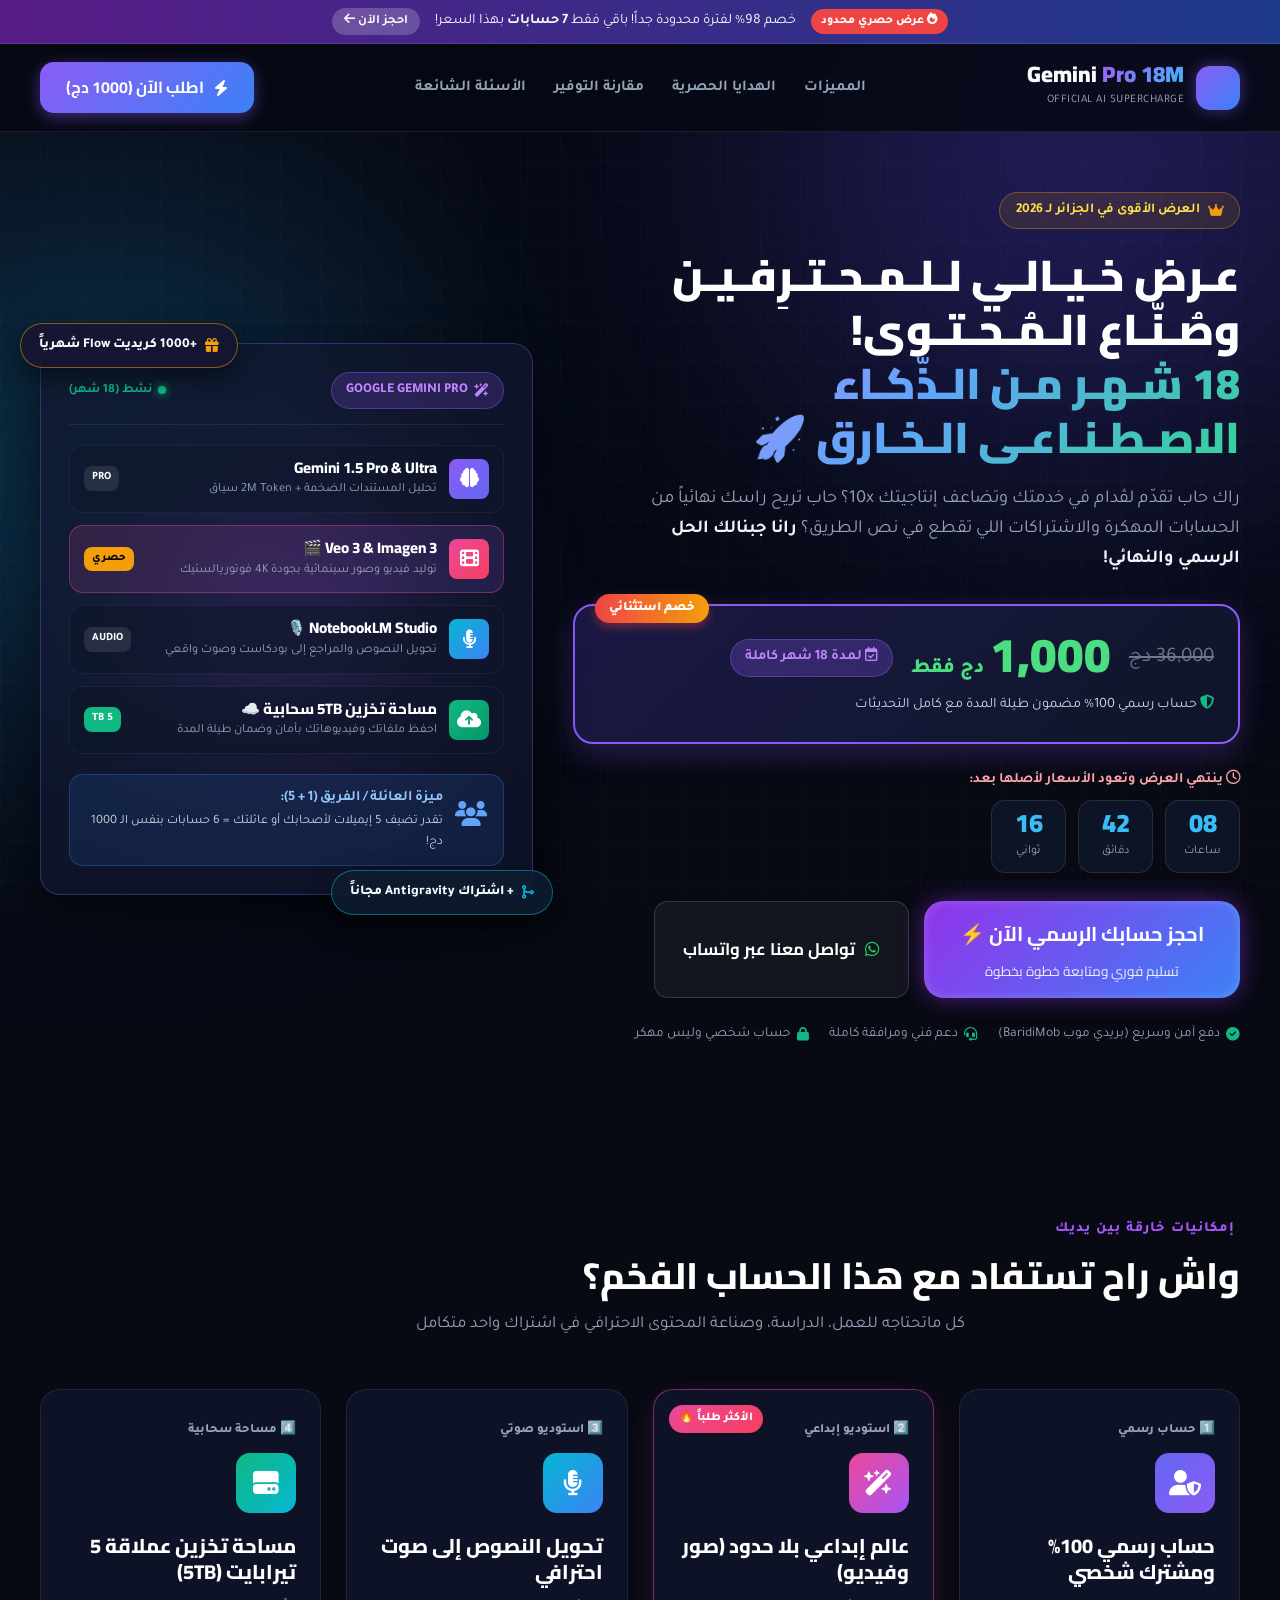
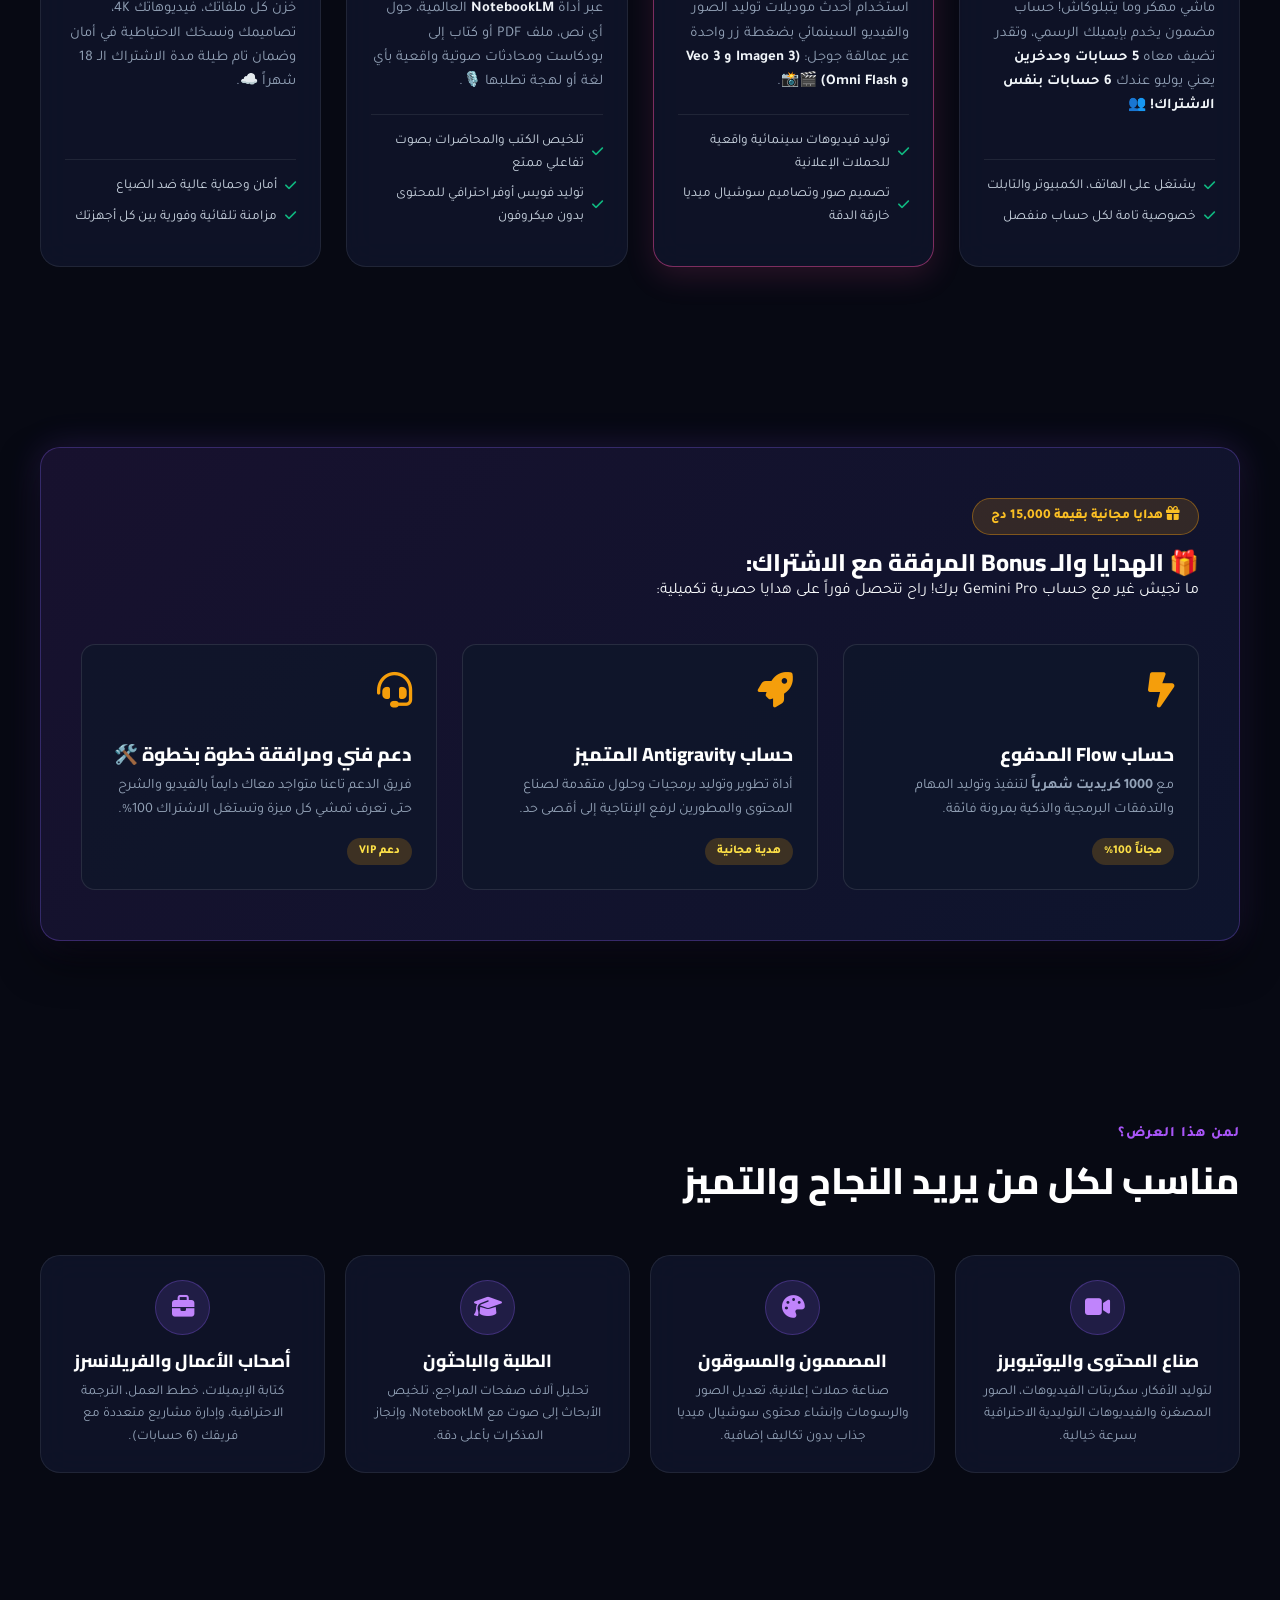
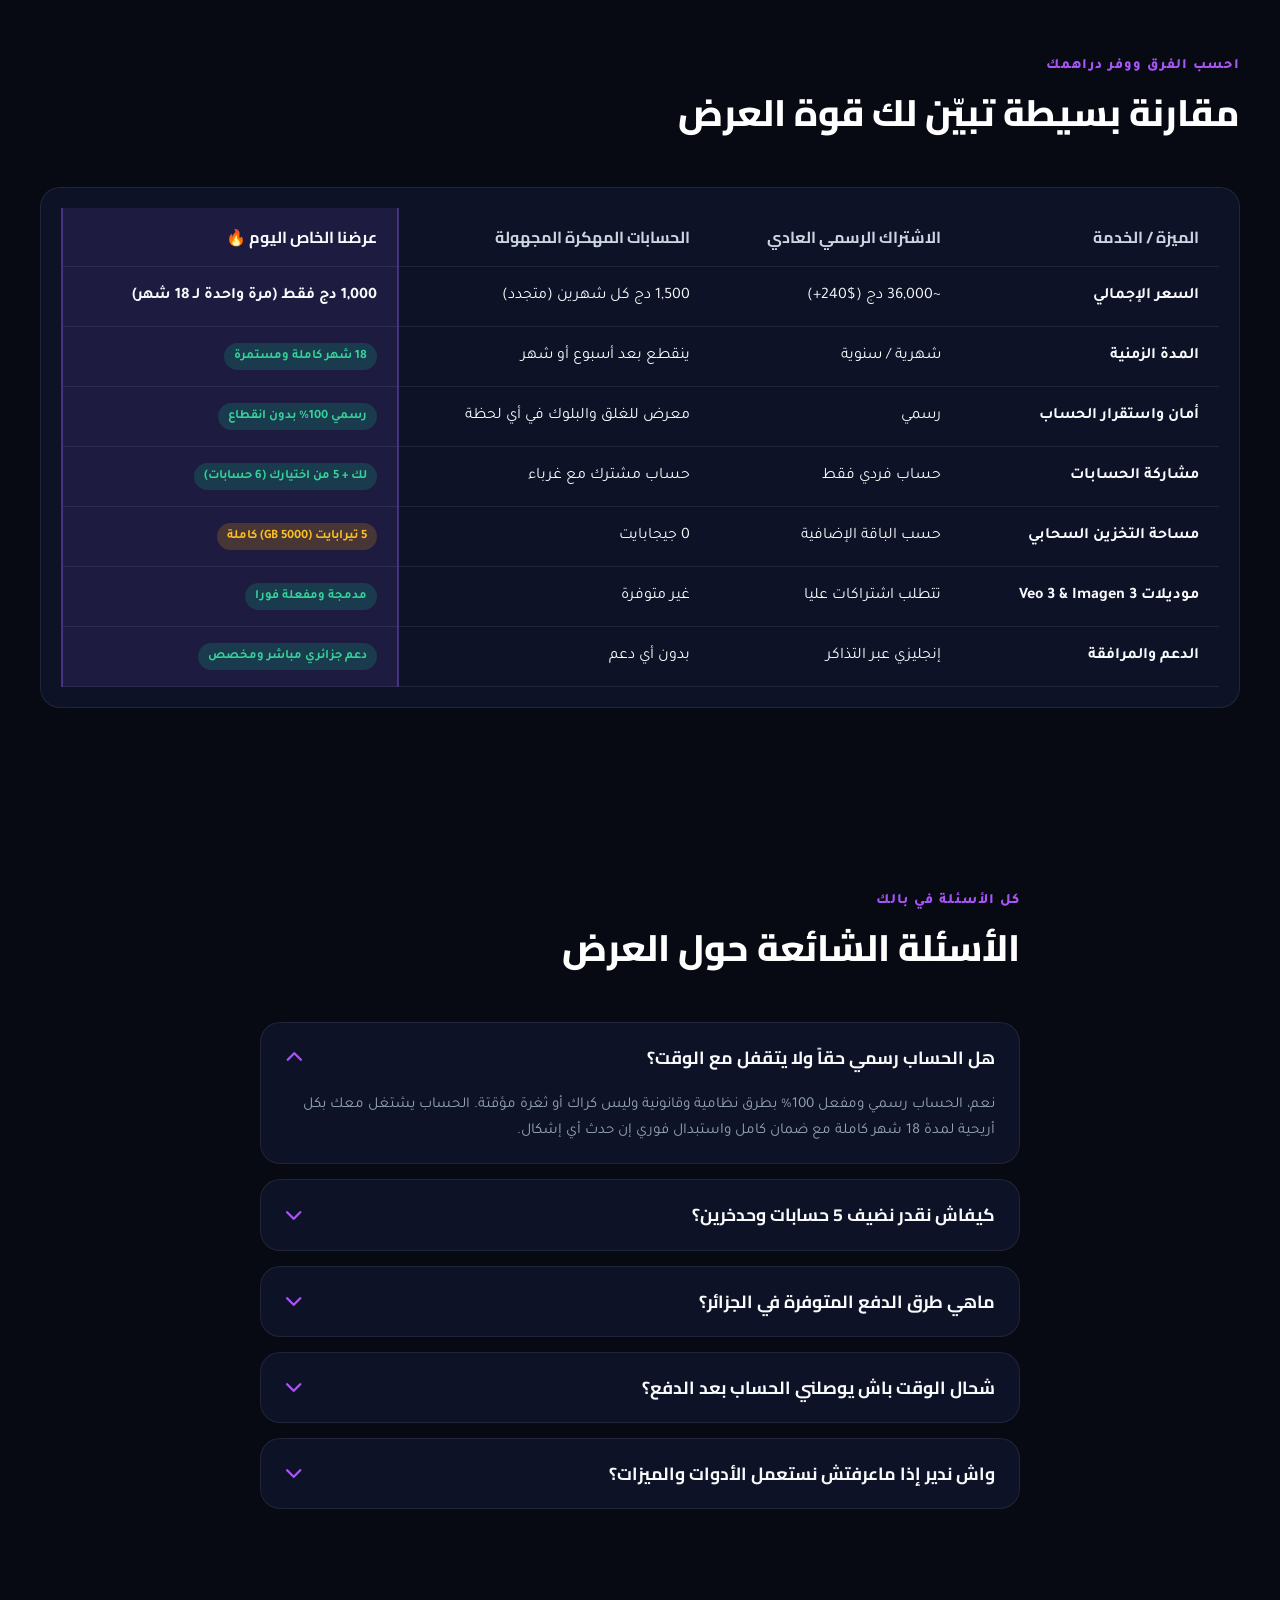
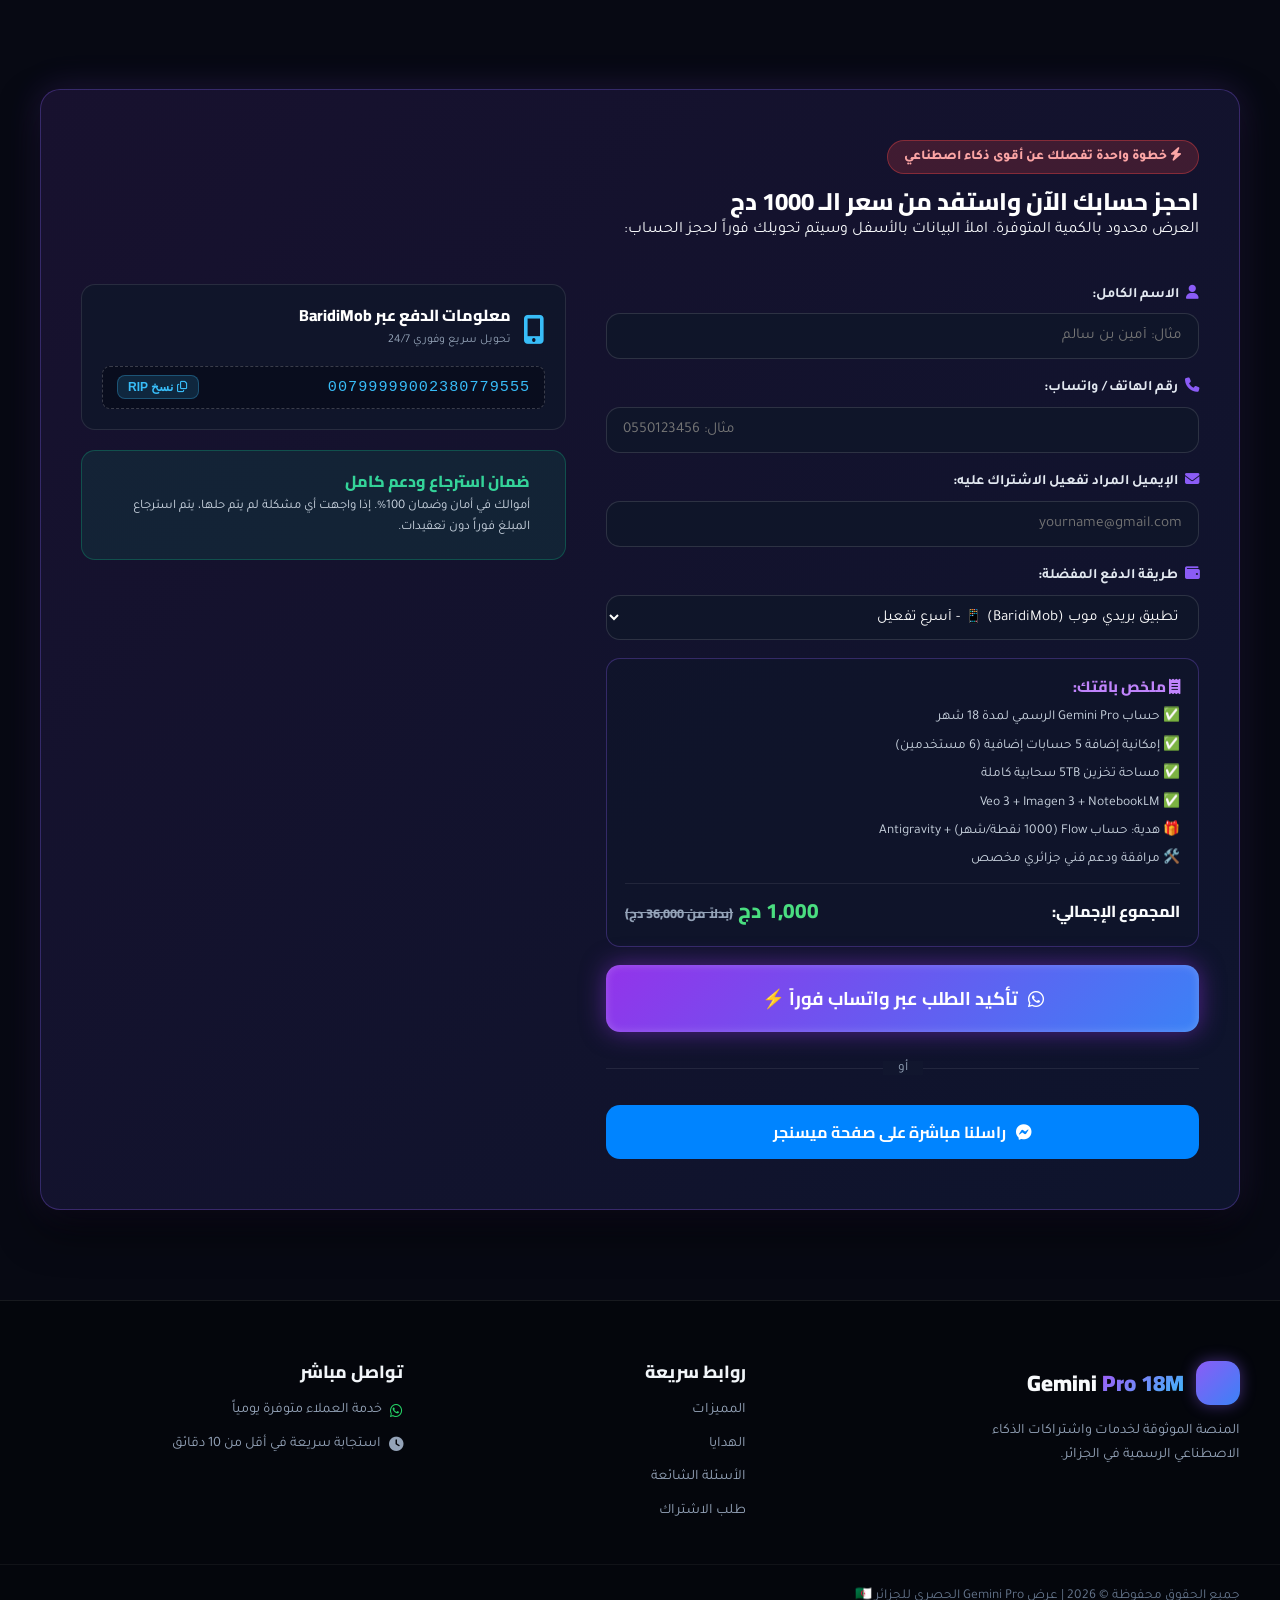
<file: index.html>
<!DOCTYPE html>
<html lang="ar" dir="rtl">
<head>
    <meta charset="UTF-8">
    <meta name="viewport" content="width=device-width, initial-scale=1.0">
    <title>عرض خاص: اشتراك Gemini Pro الرسمي 18 شهر | الذكاء الاصطناعي الخارق</title>
    <meta name="description" content="عرض خيالي للمحترفين وصناع المحتوى: اشتراك Google Gemini Pro الرسمي لمدة 18 شهر كاملة مع 5 حسابات إضافية، 5TB مساحة تخزين وهدايا حصرية بسعر 1000 دج فقط!">
    <!-- Google Fonts -->
    <link rel="preconnect" href="https://fonts.googleapis.com">
    <link rel="preconnect" href="https://fonts.gstatic.com" crossorigin>
    <link href="https://fonts.googleapis.com/css2?family=Cairo:wght@400;600;700;800;900;1000&family=Tajawal:wght@400;500;700;900&display=swap" rel="stylesheet">
    <!-- Font Awesome -->
    <link rel="stylesheet" href="https://cdnjs.cloudflare.com/ajax/libs/font-awesome/6.5.1/css/all.min.css">
    <link rel="stylesheet" href="styles.css">
</head>
<body>

    <!-- Background Lighting & Grid Effects -->
    <div class="bg-glow bg-glow-1"></div>
    <div class="bg-glow bg-glow-2"></div>
    <div class="bg-grid"></div>

    <!-- Announcement Bar -->
    <div class="top-bar">
        <div class="container top-bar-content">
            <span class="badge-pulse"><i class="fa-solid fa-fire"></i> عرض حصري محدود</span>
            <p>خصم 98% لفترة محدودة جداً! باقي فقط <strong id="seats-left">7 حسابات</strong> بهذا السعر!</p>
            <a href="#order-section" class="top-bar-btn">احجز الآن <i class="fa-solid fa-arrow-left"></i></a>
        </div>
    </div>

    <!-- Header / Navbar -->
    <header class="header">
        <div class="container nav-container">
            <div class="logo">
                <div class="logo-icon">
                    <i class="fa-solid fa-sparkles"></i>
                </div>
                <div class="logo-text">
                    <span class="brand-title">Gemini <span class="gradient-text">Pro 18M</span></span>
                    <span class="brand-sub">Official AI Supercharge</span>
                </div>
            </div>

            <nav class="nav-links">
                <a href="#features">المميزات</a>
                <a href="#bonuses">الهدايا الحصرية</a>
                <a href="#compare">مقارنة التوفير</a>
                <a href="#faq">الأسئلة الشائعة</a>
            </nav>

            <a href="#order-section" class="btn btn-primary nav-cta">
                <i class="fa-solid fa-bolt"></i> اطلب الآن (1000 دج)
            </a>
        </div>
    </header>

    <!-- Hero Section -->
    <section class="hero-section">
        <div class="container hero-grid">
            <div class="hero-content">
                <div class="hero-badge">
                    <i class="fa-solid fa-crown text-gold"></i>
                    <span>العرض الأقوى في الجزائر لـ 2026</span>
                </div>

                <h1 class="hero-title">
                    عـرض خـيـالـي لـلـمـحـتـرِفـيـن وصُـنّـاع الـمُـحـتـوى!<br>
                    <span class="gradient-title">18 شـهـر مـن الـذّكـاء الاصـطـنـاعـي الـخـارق 🚀</span>
                </h1>

                <p class="hero-subtitle">
                    راك حاب تقدّم لڤدام في خدمتك وتضاعف إنتاجيتك 10x؟ حاب تريح راسك نهائياً من الحسابات المهكرة والاشتراكات اللي تقطع في نص الطريق؟ 
                    <strong>رانا جبنالك الحل الرسمي والنهائي!</strong>
                </p>

                <!-- Pricing Highlight Card -->
                <div class="price-hero-box">
                    <div class="price-badge-ribbon">خصم استثنائي</div>
                    <div class="price-main">
                        <span class="old-price">36,000 دج</span>
                        <div class="current-price-wrap">
                            <span class="curr-amount">1,000</span>
                            <span class="curr-unit">دج فقط</span>
                        </div>
                        <span class="duration-pill"><i class="fa-regular fa-calendar-check"></i> لمدة 18 شهر كاملة</span>
                    </div>
                    <p class="price-note"><i class="fa-solid fa-shield-halved text-success"></i> حساب رسمي 100% مضمون طيلة المدة مع كامل التحديثات</p>
                </div>

                <!-- Live Countdown -->
                <div class="countdown-wrapper">
                    <div class="countdown-label">
                        <i class="fa-regular fa-clock"></i> ينتهي العرض وتعود الأسعار لأصلها بعد:
                    </div>
                    <div class="countdown-boxes" id="countdown">
                        <div class="count-box">
                            <span class="count-num" id="cd-hours">08</span>
                            <span class="count-txt">ساعات</span>
                        </div>
                        <div class="count-box">
                            <span class="count-num" id="cd-minutes">42</span>
                            <span class="count-txt">دقائق</span>
                        </div>
                        <div class="count-box">
                            <span class="count-num" id="cd-seconds">19</span>
                            <span class="count-txt">ثواني</span>
                        </div>
                    </div>
                </div>

                <div class="hero-actions">
                    <a href="#order-section" class="btn btn-glow btn-hero">
                        <span>احجز حسابك الرسمي الآن ⚡</span>
                        <small>تسليم فوري ومتابعة خطوة بخطوة</small>
                    </a>
                    <a href="https://wa.me/213664764206?text=%D8%B3%D9%84%D8%A7%D9%85%20%D8%B9%D9%84%D9%8A%D9%83%D9%85%D8%8C%20%D8%AD%D8%A7%D8%A8%20%D9%86%D8%B3%D8%AA%D9%81%D8%B3%D8%B1%20%D8%B9%D9%84%D9%89%20%D8%B9%D8%B1%D8%B6%20Gemini%20Pro%2018%20%D8%B4%D9%87%D8%B1" target="_blank" class="btn btn-secondary-glow">
                        <i class="fa-brands fa-whatsapp text-whatsapp"></i> تواصل معنا عبر واتساب
                    </a>
                </div>

                <!-- Trust Points -->
                <div class="hero-trust">
                    <div class="trust-item"><i class="fa-solid fa-circle-check"></i> دفع آمن وسريع (بريدي موب BaridiMob)</div>
                    <div class="trust-item"><i class="fa-solid fa-headset"></i> دعم فني ومرافقة كاملة</div>
                    <div class="trust-item"><i class="fa-solid fa-lock"></i> حساب شخصي وليس مهكر</div>
                </div>
            </div>

            <!-- Hero Visual / 3D Card Showcase -->
            <div class="hero-visual">
                <div class="visual-card-wrap">
                    <div class="glow-orb"></div>
                    
                    <div class="main-ai-card glass-panel">
                        <div class="card-header-ai">
                            <div class="ai-chip">
                                <i class="fa-solid fa-wand-magic-sparkles"></i> GOOGLE GEMINI PRO
                            </div>
                            <div class="ai-status">
                                <span class="status-dot"></span> نشط (18 شهر)
                            </div>
                        </div>

                        <div class="ai-model-list">
                            <div class="model-item">
                                <div class="model-icon m-purple"><i class="fa-solid fa-brain"></i></div>
                                <div class="model-info">
                                    <h4>Gemini 1.5 Pro & Ultra</h4>
                                    <p>تحليل المستندات الضخمة + 2M Token سياق</p>
                                </div>
                                <span class="badge-mini">PRO</span>
                            </div>

                            <div class="model-item highlight-item">
                                <div class="model-icon m-pink"><i class="fa-solid fa-film"></i></div>
                                <div class="model-info">
                                    <h4>Veo 3 & Imagen 3 🎬</h4>
                                    <p>توليد فيديو وصور سينمائية بجودة 4K فوتوريالستيك</p>
                                </div>
                                <span class="badge-mini gold-bg">حصري</span>
                            </div>

                            <div class="model-item">
                                <div class="model-icon m-blue"><i class="fa-solid fa-microphone-lines"></i></div>
                                <div class="model-info">
                                    <h4>NotebookLM Studio 🎙️</h4>
                                    <p>تحويل النصوص والمراجع إلى بودكاست وصوت واقعي</p>
                                </div>
                                <span class="badge-mini">AUDIO</span>
                            </div>

                            <div class="model-item">
                                <div class="model-icon m-green"><i class="fa-solid fa-cloud-arrow-up"></i></div>
                                <div class="model-info">
                                    <h4>مساحة تخزين 5TB سحابية ☁️</h4>
                                    <p>احفظ ملفاتك وفيديوهاتك بأمان وضمان طيلة المدة</p>
                                </div>
                                <span class="badge-mini green-bg">5 TB</span>
                            </div>
                        </div>

                        <!-- 6 Accounts Multiplier Feature -->
                        <div class="card-footer-box">
                            <div class="share-icon"><i class="fa-solid fa-users"></i></div>
                            <div>
                                <strong>ميزة العائلة / الفريق (1 + 5):</strong>
                                <p>تقدر تضيف 5 إيميلات لأصحابك أو عائلتك = 6 حسابات بنفس الـ 1000 دج!</p>
                            </div>
                        </div>
                    </div>

                    <!-- Floating Badges -->
                    <div class="floating-tag tag-1 glass-card">
                        <i class="fa-solid fa-gift text-gold"></i>
                        <span>+1000 كريديت Flow شهرياً</span>
                    </div>

                    <div class="floating-tag tag-2 glass-card">
                        <i class="fa-solid fa-code-merge text-cyan"></i>
                        <span>+ اشتراك Antigravity مجاناً</span>
                    </div>
                </div>
            </div>
        </div>
    </section>

    <!-- Core Features Section -->
    <section id="features" class="section-padding features-section">
        <div class="container">
            <div class="section-title text-center">
                <span class="sub-heading"><i class="fa-solid fa-stars"></i> إمكانيات خارقة بين يديك</span>
                <h2>واش راح تستفاد مع هذا الحساب الفخم؟</h2>
                <p>كل ماتحتاجه للعمل، الدراسة، وصناعة المحتوى الاحترافي في اشتراك واحد متكامل</p>
            </div>

            <div class="features-grid">
                <!-- Feature 1 -->
                <div class="feature-card glass-panel">
                    <div class="feature-badge">1️⃣ حساب رسمي</div>
                    <div class="feature-icon-box bg-grad-1">
                        <i class="fa-solid fa-user-shield"></i>
                    </div>
                    <h3>حساب رسمي 100% ومشترك شخصي</h3>
                    <p>ماشي مهكر وما يتبلوكاش! حساب مضمون يخدم بإيميلك الرسمي، وتقدر تضيف معاه <strong>5 حسابات وحدخرين</strong> يعني يوليو عندك <strong>6 حسابات بنفس الاشتراك! 👥</strong></p>
                    <ul class="feature-list">
                        <li><i class="fa-solid fa-check"></i> يشتغل على الهاتف، الكمبيوتر والتابلت</li>
                        <li><i class="fa-solid fa-check"></i> خصوصية تامة لكل حساب منفصل</li>
                    </ul>
                </div>

                <!-- Feature 2 -->
                <div class="feature-card glass-panel highlight-feature">
                    <div class="popular-ribbon">الأكثر طلباً 🔥</div>
                    <div class="feature-badge">2️⃣ استوديو إبداعي</div>
                    <div class="feature-icon-box bg-grad-2">
                        <i class="fa-solid fa-wand-magic-sparkles"></i>
                    </div>
                    <h3>عالم إبداعي بلا حدود (صور وفيديو)</h3>
                    <p>استخدام أحدث موديلات توليد الصور والفيديو السينمائي بضغطة زر واحدة عبر عمالقة جوجل: <strong>(Imagen 3 و Veo 3 و Omni Flash)</strong> 🎬📸.</p>
                    <ul class="feature-list">
                        <li><i class="fa-solid fa-check"></i> توليد فيديوهات سينمائية واقعية للحملات الإعلانية</li>
                        <li><i class="fa-solid fa-check"></i> تصميم صور وتصاميم سوشيال ميديا خارقة الدقة</li>
                    </ul>
                </div>

                <!-- Feature 3 -->
                <div class="feature-card glass-panel">
                    <div class="feature-badge">3️⃣ استوديو صوتي</div>
                    <div class="feature-icon-box bg-grad-3">
                        <i class="fa-solid fa-microphone-lines"></i>
                    </div>
                    <h3>تحويل النصوص إلى صوت احترافي</h3>
                    <p>عبر أداة <strong>NotebookLM</strong> العالمية، حول أي نص، ملف PDF أو كتاب إلى بودكاست ومحادثات صوتية واقعية بأي لغة أو لهجة تطلبها 🎙️.</p>
                    <ul class="feature-list">
                        <li><i class="fa-solid fa-check"></i> تلخيص الكتب والمحاضرات بصوت تفاعلي ممتع</li>
                        <li><i class="fa-solid fa-check"></i> توليد فويس أوفر احترافي للمحتوى بدون ميكروفون</li>
                    </ul>
                </div>

                <!-- Feature 4 -->
                <div class="feature-card glass-panel">
                    <div class="feature-badge">4️⃣ مساحة سحابية</div>
                    <div class="feature-icon-box bg-grad-4">
                        <i class="fa-solid fa-hard-drive"></i>
                    </div>
                    <h3>مساحة تخزين عملاقة 5 تيرابايت (5TB)</h3>
                    <p>خزّن كل ملفاتك، فيديوهاتك 4K، تصاميمك ونسخك الاحتياطية في أمان وضمان تام طيلة مدة الاشتراك الـ 18 شهراً ☁️.</p>
                    <ul class="feature-list">
                        <li><i class="fa-solid fa-check"></i> أمان وحماية عالية ضد الضياع</li>
                        <li><i class="fa-solid fa-check"></i> مزامنة تلقائية وفورية بين كل أجهزتك</li>
                    </ul>
                </div>
            </div>
        </div>
    </section>

    <!-- Bonuses / Gifts Section -->
    <section id="bonuses" class="section-padding bonuses-section">
        <div class="container">
            <div class="bonus-box glass-panel-glow">
                <div class="bonus-header text-center">
                    <span class="bonus-tag"><i class="fa-solid fa-gift"></i> هدايا مجانية بقيمة 15,000 دج</span>
                    <h2>🎁 الهدايا والـ Bonus المرفقة مع الاشتراك:</h2>
                    <p>ما تجيش غير مع حساب Gemini Pro برك! راح تتحصل فوراً على هدايا حصرية تكميلية:</p>
                </div>

                <div class="bonus-grid">
                    <div class="bonus-card">
                        <div class="b-icon"><i class="fa-solid fa-bolt-lightning"></i></div>
                        <div class="b-details">
                            <h3>حساب Flow المدفوع</h3>
                            <p>مع <strong>1000 كريديت شهرياً</strong> لتنفيذ وتوليد المهام والتدفقات البرمجية والذكية بمرونة فائقة.</p>
                        </div>
                        <span class="b-badge">مجاناً 100%</span>
                    </div>

                    <div class="bonus-card">
                        <div class="b-icon"><i class="fa-solid fa-rocket"></i></div>
                        <div class="b-details">
                            <h3>حساب Antigravity المتميز</h3>
                            <p>أداة تطوير وتوليد برمجيات وحلول متقدمة لصناع المحتوى والمطورين لرفع الإنتاجية إلى أقصى حد.</p>
                        </div>
                        <span class="b-badge">هدية مجانية</span>
                    </div>

                    <div class="bonus-card">
                        <div class="b-icon"><i class="fa-solid fa-headset"></i></div>
                        <div class="b-details">
                            <h3>دعم فني ومرافقة خطوة بخطوة 🛠️</h3>
                            <p>فريق الدعم تاعنا متواجد معاك دايماً بالفيديو والشرح حتى تعرف تمشي كل ميزة وتستغل الاشتراك 100%.</p>
                        </div>
                        <span class="b-badge">دعم VIP</span>
                    </div>
                </div>
            </div>
        </div>
    </section>

    <!-- Who is this for? (Audience) -->
    <section class="section-padding audience-section">
        <div class="container">
            <div class="section-title text-center">
                <span class="sub-heading">لمن هذا العرض؟</span>
                <h2>مناسب لكل من يريد النجاح والتميز</h2>
            </div>

            <div class="audience-grid">
                <div class="aud-card glass-panel">
                    <div class="aud-icon"><i class="fa-solid fa-video"></i></div>
                    <h4>صناع المحتوى واليوتيوبرز</h4>
                    <p>لتوليد الأفكار، سكربتات الفيديوهات، الصور المصغرة والفيديوهات التوليدية الاحترافية بسرعة خيالية.</p>
                </div>

                <div class="aud-card glass-panel">
                    <div class="aud-icon"><i class="fa-solid fa-palette"></i></div>
                    <h4>المصممون والمسوقون</h4>
                    <p>صناعة حملات إعلانية، تعديل الصور والرسومات وإنشاء محتوى سوشيال ميديا جذاب بدون تكاليف إضافية.</p>
                </div>

                <div class="aud-card glass-panel">
                    <div class="aud-icon"><i class="fa-solid fa-graduation-cap"></i></div>
                    <h4>الطلبة والباحثون</h4>
                    <p>تحليل آلاف صفحات المراجع، تلخيص الأبحاث إلى صوت مع NotebookLM، وإنجاز المذكرات بأعلى دقة.</p>
                </div>

                <div class="aud-card glass-panel">
                    <div class="aud-icon"><i class="fa-solid fa-briefcase"></i></div>
                    <h4>أصحاب الأعمال والفريلانسرز</h4>
                    <p>كتابة الإيميلات، خطط العمل، الترجمة الاحترافية، وإدارة مشاريع متعددة مع فريقك (6 حسابات).</p>
                </div>
            </div>
        </div>
    </section>

    <!-- Comparison Table (Real Value vs Our Price) -->
    <section id="compare" class="section-padding compare-section">
        <div class="container">
            <div class="section-title text-center">
                <span class="sub-heading">احسب الفرق ووفر دراهمك</span>
                <h2>مقارنة بسيطة تبيّن لك قوة العرض</h2>
            </div>

            <div class="table-responsive glass-panel">
                <table class="compare-table">
                    <thead>
                        <tr>
                            <th>الميزة / الخدمة</th>
                            <th>الاشتراك الرسمي العادي</th>
                            <th>الحسابات المهكرة المجهولة</th>
                            <th class="highlight-col">عرضنا الخاص اليوم 🔥</th>
                        </tr>
                    </thead>
                    <tbody>
                        <tr>
                            <td><strong>السعر الإجمالي</strong></td>
                            <td>~36,000 دج ($240+)</td>
                            <td>1,500 دج كل شهرين (متجدد)</td>
                            <td class="highlight-col"><strong>1,000 دج فقط (مرة واحدة لـ 18 شهر)</strong></td>
                        </tr>
                        <tr>
                            <td><strong>المدة الزمنية</strong></td>
                            <td>شهرية / سنوية</td>
                            <td>ينقطع بعد أسبوع أو شهر</td>
                            <td class="highlight-col"><span class="badge-tag green">18 شهر كاملة ومستمرة</span></td>
                        </tr>
                        <tr>
                            <td><strong>أمان واستقرار الحساب</strong></td>
                            <td>رسمي</td>
                            <td>معرض للغلق والبلوك في أي لحظة</td>
                            <td class="highlight-col"><span class="badge-tag green">رسمي 100% بدون انقطاع</span></td>
                        </tr>
                        <tr>
                            <td><strong>مشاركة الحسابات</strong></td>
                            <td>حساب فردي فقط</td>
                            <td>حساب مشترك مع غرباء</td>
                            <td class="highlight-col"><span class="badge-tag green">لك + 5 من اختيارك (6 حسابات)</span></td>
                        </tr>
                        <tr>
                            <td><strong>مساحة التخزين السحابي</strong></td>
                            <td>حسب الباقة الإضافية</td>
                            <td>0 جيجابايت</td>
                            <td class="highlight-col"><span class="badge-tag gold">5 تيرابايت (5000 GB) كاملة</span></td>
                        </tr>
                        <tr>
                            <td><strong>موديلات Veo 3 & Imagen 3</strong></td>
                            <td>تتطلب اشتراكات عليا</td>
                            <td>غير متوفرة</td>
                            <td class="highlight-col"><span class="badge-tag green">مدمجة ومفعلة فورا</span></td>
                        </tr>
                        <tr>
                            <td><strong>الدعم والمرافقة</strong></td>
                            <td>إنجليزي عبر التذاكر</td>
                            <td>بدون أي دعم</td>
                            <td class="highlight-col"><span class="badge-tag green">دعم جزائري مباشر ومخصص</span></td>
                        </tr>
                    </tbody>
                </table>
            </div>
        </div>
    </section>



    <!-- FAQ Section -->
    <section id="faq" class="section-padding faq-section">
        <div class="container faq-container">
            <div class="section-title text-center">
                <span class="sub-heading">كل الأسئلة في بالك</span>
                <h2>الأسئلة الشائعة حول العرض</h2>
            </div>

            <div class="accordion">
                <div class="accordion-item glass-panel active">
                    <div class="accordion-title">
                        <span>هل الحساب رسمي حقاً ولا يتقفل مع الوقت؟</span>
                        <i class="fa-solid fa-chevron-down"></i>
                    </div>
                    <div class="accordion-content">
                        <p>نعم، الحساب رسمي ومفعل 100% بطرق نظامية وقانونية وليس كراك أو ثغرة مؤقتة. الحساب يشتغل معك بكل أريحية لمدة 18 شهر كاملة مع ضمان كامل واستبدال فوري إن حدث أي إشكال.</p>
                    </div>
                </div>

                <div class="accordion-item glass-panel">
                    <div class="accordion-title">
                        <span>كيفاش نقدر نضيف 5 حسابات وحدخرين؟</span>
                        <i class="fa-solid fa-chevron-down"></i>
                    </div>
                    <div class="accordion-content">
                        <p>الاشتراك يتضمن ميزة إضافة 5 إيميلات من اختيارك (عائلتك، أصدقائك، أو فريق عملك). كل شخص راح يوصلوا رابط تفعيل في إيميلو الخاص ويستمتع بكامل مزايا Gemini Pro و5TB مساحة منفصلة تماماً عن الآخرين!</p>
                    </div>
                </div>

                <div class="accordion-item glass-panel">
                    <div class="accordion-title">
                        <span>ماهي طرق الدفع المتوفرة في الجزائر؟</span>
                        <i class="fa-solid fa-chevron-down"></i>
                    </div>
                    <div class="accordion-content">
                        <p>نوفر أسهل وأسرع طريقة دفع في الجزائر: <strong>BaridiMob (بريدي موب)</strong>. بعد ملء الاستمارة ستظهر لك معلومات الحساب ورقم الـ RIP فوراً لتسريع عملية التفعيل.</p>
                    </div>
                </div>

                <div class="accordion-item glass-panel">
                    <div class="accordion-title">
                        <span>شحال الوقت باش يوصلني الحساب بعد الدفع؟</span>
                        <i class="fa-solid fa-chevron-down"></i>
                    </div>
                    <div class="accordion-content">
                        <p>التسليم فوري وشبه لحظي! بمجرد إرسال وصل التحويل عبر واتساب أو ميسنجر، سيقوم فريق الدعم بتفعيل حسابك وإرسال الدليل التوضيحي في غضون 5 إلى 15 دقيقة فقط.</p>
                    </div>
                </div>

                <div class="accordion-item glass-panel">
                    <div class="accordion-title">
                        <span>واش ندير إذا ماعرفتش نستعمل الأدوات والميزات؟</span>
                        <i class="fa-solid fa-chevron-down"></i>
                    </div>
                    <div class="accordion-content">
                        <p>ما تخافش كامل! يجي مع الاشتراك مرافقة ودعم فني مخصص، نبعثولك شروحات وفيديوهات مبسطة باللهجة الجزائرية لكيفية استخدام توليد الفيديو Veo 3، أداة الصوت NotebookLM، والحسابات الإضافية خطوة بخطوة.</p>
                    </div>
                </div>
            </div>
        </div>
    </section>

    <!-- Order & Booking Section -->
    <section id="order-section" class="section-padding order-section">
        <div class="container">
            <div class="order-wrapper glass-panel-glow">
                <div class="order-header text-center">
                    <div class="urgency-badge"><i class="fa-solid fa-bolt"></i> خطوة واحدة تفصلك عن أقوى ذكاء اصطناعي</div>
                    <h2>احجز حسابك الآن واستفد من سعر الـ 1000 دج</h2>
                    <p>العرض محدود بالكمية المتوفرة. املأ البيانات بالأسفل وسيتم تحويلك فوراً لحجز الحساب:</p>
                </div>

                <div class="order-grid">
                    <!-- Order Form -->
                    <form id="orderForm" class="order-form">
                        <div class="form-group">
                            <label for="fullName"><i class="fa-solid fa-user"></i> الاسم الكامل:</label>
                            <input type="text" id="fullName" class="form-control" placeholder="مثال: أمين بن سالم" required>
                        </div>

                        <div class="form-group">
                            <label for="phoneNumber"><i class="fa-solid fa-phone"></i> رقم الهاتف / واتساب:</label>
                            <input type="tel" id="phoneNumber" class="form-control" placeholder="مثال: 0550123456" required>
                        </div>

                        <div class="form-group">
                            <label for="userEmail"><i class="fa-solid fa-envelope"></i> الإيميل المراد تفعيل الاشتراك عليه:</label>
                            <input type="email" id="userEmail" class="form-control" placeholder="yourname@gmail.com" required>
                        </div>

                        <div class="form-group">
                            <label for="paymentMethod"><i class="fa-solid fa-wallet"></i> طريقة الدفع المفضلة:</label>
                            <select id="paymentMethod" class="form-control">
                                <option value="BaridiMob">تطبيق بريدي موب (BaridiMob) 📱 - أسرع تفعيل</option>
                                <option value="DirectChat">استفسار وتفاهم مباشر</option>
                            </select>
                        </div>

                        <!-- Summary of what is included -->
                        <div class="order-summary-box">
                            <h4><i class="fa-solid fa-receipt"></i> ملخص باقتك:</h4>
                            <ul>
                                <li>✅ حساب Gemini Pro الرسمي لمدة 18 شهر</li>
                                <li>✅ إمكانية إضافة 5 حسابات إضافية (6 مستخدمين)</li>
                                <li>✅ مساحة تخزين 5TB سحابية كاملة</li>
                                <li>✅ Veo 3 + Imagen 3 + NotebookLM</li>
                                <li>🎁 هدية: حساب Flow (1000 نقطة/شهر) + Antigravity</li>
                                <li>🛠️ مرافقة ودعم فني جزائري مخصص</li>
                            </ul>
                            <div class="total-price-row">
                                <span>المجموع الإجمالي:</span>
                                <span class="total-amount">1,000 دج <small>(بدلاً من 36,000 دج)</small></span>
                            </div>
                        </div>

                        <button type="submit" class="btn btn-glow btn-submit-order">
                            <i class="fa-brands fa-whatsapp"></i> تأكيد الطلب عبر واتساب فوراً ⚡
                        </button>
                        
                        <div class="or-separator"><span>أو</span></div>

                        <a href="https://m.me/" target="_blank" id="messengerBtn" class="btn btn-messenger">
                            <i class="fa-brands fa-facebook-messenger"></i> راسلنا مباشرة على صفحة ميسنجر
                        </a>
                    </form>

                    <!-- Payment Info / Quick Details -->
                    <div class="payment-info-box">
                        <div class="info-card">
                            <div class="info-card-head">
                                <i class="fa-solid fa-mobile-screen-button"></i>
                                <div>
                                    <h4>معلومات الدفع عبر BaridiMob</h4>
                                    <span>تحويل سريع وفوري 24/7</span>
                                </div>
                            </div>
                            <div class="copy-field">
                                <code>00799999002380779555</code>
                                <button class="btn-copy" onclick="copyText('00799999002380779555', this)"><i class="fa-regular fa-copy"></i> نسخ RIP</button>
                            </div>
                        </div>

                        <div class="guarantee-box">
                            <i class="fa-solid fa-shield-check"></i>
                            <div>
                                <h5>ضمان استرجاع ودعم كامل</h5>
                                <p>أموالك في أمان وضمان 100%. إذا واجهت أي مشكلة لم يتم حلها، يتم استرجاع المبلغ فوراً دون تعقيدات.</p>
                            </div>
                        </div>
                    </div>
                </div>
            </div>
        </div>
    </section>

    <!-- Footer -->
    <footer class="footer">
        <div class="container footer-content">
            <div class="footer-brand">
                <div class="logo">
                    <div class="logo-icon"><i class="fa-solid fa-sparkles"></i></div>
                    <div class="logo-text">
                        <span class="brand-title">Gemini <span class="gradient-text">Pro 18M</span></span>
                    </div>
                </div>
                <p>المنصة الموثوقة لخدمات واشتراكات الذكاء الاصطناعي الرسمية في الجزائر.</p>
            </div>

            <div class="footer-links">
                <h4>روابط سريعة</h4>
                <a href="#features">المميزات</a>
                <a href="#bonuses">الهدايا</a>
                <a href="#faq">الأسئلة الشائعة</a>
                <a href="#order-section">طلب الاشتراك</a>
            </div>

            <div class="footer-contact">
                <h4>تواصل مباشر</h4>
                <p><i class="fa-brands fa-whatsapp text-whatsapp"></i> خدمة العملاء متوفرة يومياً</p>
                <p><i class="fa-solid fa-clock"></i> استجابة سريعة في أقل من 10 دقائق</p>
            </div>
        </div>

        <div class="footer-bottom">
            <div class="container text-center">
                <p>جميع الحقوق محفوظة © 2026 | عرض Gemini Pro الحصري للجزائر 🇩🇿</p>
            </div>
        </div>
    </footer>


    <!-- Floating Sticky CTA Button on Mobile -->
    <div class="sticky-mobile-cta">
        <div class="sticky-price">
            <span>السعر: <strong>1,000 دج</strong></span>
            <small>18 شهر كاملة</small>
        </div>
        <a href="#order-section" class="btn btn-glow sticky-btn">
            اطلب الآن <i class="fa-solid fa-arrow-left"></i>
        </a>
    </div>

    <script src="app.js"></script>
</body>
</html>
</file>
<file: styles.css>
/* ==========================================================================
   Gemini Pro 18M Landing Page - Premium High-Converting Styles
   ========================================================================== */

:root {
    --bg-primary: #070913;
    --bg-secondary: #0d1126;
    --bg-card: rgba(18, 24, 48, 0.7);
    --bg-card-hover: rgba(28, 36, 70, 0.85);
    
    --primary: #8b5cf6;
    --primary-glow: rgba(139, 92, 246, 0.45);
    --secondary: #3b82f6;
    --accent-cyan: #06b6d4;
    --accent-gold: #f59e0b;
    --accent-green: #10b981;
    --accent-pink: #ec4899;
    
    --text-main: #f8fafc;
    --text-muted: #94a3b8;
    --text-dark: #0f172a;
    
    --border-color: rgba(255, 255, 255, 0.08);
    --border-glow: rgba(139, 92, 246, 0.35);
    
    --radius-sm: 8px;
    --radius-md: 14px;
    --radius-lg: 20px;
    --radius-full: 9999px;
    
    --font-heading: 'Cairo', sans-serif;
    --font-body: 'Tajawal', sans-serif;
    
    --transition: all 0.3s cubic-bezier(0.16, 1, 0.3, 1);
}

/* Reset & Base Setup */
*, *::before, *::after {
    box-sizing: border-box;
    margin: 0;
    padding: 0;
}

html {
    scroll-behavior: smooth;
}

body {
    font-family: var(--font-body);
    background-color: var(--bg-primary);
    color: var(--text-main);
    line-height: 1.65;
    overflow-x: hidden;
    position: relative;
    direction: rtl;
    text-align: right;
}

h1, h2, h3, h4, h5, h6 {
    font-family: var(--font-heading);
    font-weight: 800;
    line-height: 1.3;
    color: #ffffff;
}

a {
    color: inherit;
    text-decoration: none;
    transition: var(--transition);
}

ul {
    list-style: none;
}

.container {
    width: 100%;
    max-width: 1240px;
    margin: 0 auto;
    padding: 0 20px;
}

/* Ambient Background Lights */
.bg-glow {
    position: fixed;
    border-radius: 50%;
    filter: blur(140px);
    pointer-events: none;
    z-index: 0;
    opacity: 0.35;
}

.bg-glow-1 {
    width: 600px;
    height: 600px;
    background: radial-gradient(circle, #7c3aed, #2563eb);
    top: -150px;
    right: -100px;
}

.bg-glow-2 {
    width: 500px;
    height: 500px;
    background: radial-gradient(circle, #06b6d4, #3b82f6);
    bottom: 20%;
    left: -150px;
}

.bg-grid {
    position: fixed;
    top: 0;
    left: 0;
    width: 100%;
    height: 100%;
    background-image: 
        linear-gradient(to right, rgba(255, 255, 255, 0.02) 1px, transparent 1px),
        linear-gradient(to bottom, rgba(255, 255, 255, 0.02) 1px, transparent 1px);
    background-size: 40px 40px;
    pointer-events: none;
    z-index: 0;
}

/* Glassmorphism Classes */
.glass-panel {
    background: var(--bg-card);
    backdrop-filter: blur(16px);
    -webkit-backdrop-filter: blur(16px);
    border: 1px solid var(--border-color);
    border-radius: var(--radius-lg);
    transition: var(--transition);
}

.glass-panel:hover {
    border-color: var(--border-glow);
    transform: translateY(-4px);
    box-shadow: 0 12px 30px rgba(0, 0, 0, 0.4), 0 0 20px rgba(139, 92, 246, 0.15);
}

.glass-panel-glow {
    background: linear-gradient(135deg, rgba(28, 20, 54, 0.8), rgba(16, 24, 52, 0.8));
    backdrop-filter: blur(20px);
    border: 1px solid rgba(139, 92, 246, 0.3);
    border-radius: var(--radius-lg);
    box-shadow: 0 20px 40px rgba(0, 0, 0, 0.6), 0 0 35px rgba(139, 92, 246, 0.2);
}

/* Gradients and Colors */
.gradient-text {
    background: linear-gradient(135deg, #a855f7, #38bdf8);
    -webkit-background-clip: text;
    -webkit-text-fill-color: transparent;
}

.gradient-title {
    background: linear-gradient(135deg, #c084fc, #60a5fa, #34d399);
    -webkit-background-clip: text;
    -webkit-text-fill-color: transparent;
    display: inline-block;
}

.text-gold { color: var(--accent-gold); }
.text-cyan { color: var(--accent-cyan); }
.text-success { color: var(--accent-green); }
.text-whatsapp { color: #25D366; }

/* Buttons */
.btn {
    display: inline-flex;
    align-items: center;
    justify-content: center;
    gap: 10px;
    font-family: var(--font-heading);
    font-weight: 700;
    padding: 12px 26px;
    border-radius: var(--radius-md);
    cursor: pointer;
    border: none;
    text-align: center;
    transition: var(--transition);
}

.btn-primary {
    background: linear-gradient(135deg, var(--primary), var(--secondary));
    color: #fff;
    box-shadow: 0 4px 15px var(--primary-glow);
}

.btn-primary:hover {
    box-shadow: 0 6px 25px rgba(139, 92, 246, 0.6);
    transform: translateY(-2px);
}

.btn-glow {
    background: linear-gradient(135deg, #9333ea, #3b82f6);
    color: #ffffff;
    box-shadow: 0 0 25px rgba(147, 51, 234, 0.5), inset 0 0 10px rgba(255, 255, 255, 0.2);
    position: relative;
    overflow: hidden;
}

.btn-glow::before {
    content: '';
    position: absolute;
    top: 0;
    left: -100%;
    width: 100%;
    height: 100%;
    background: linear-gradient(90deg, transparent, rgba(255, 255, 255, 0.25), transparent);
    transition: 0.6s;
}

.btn-glow:hover::before {
    left: 100%;
}

.btn-glow:hover {
    transform: translateY(-3px) scale(1.02);
    box-shadow: 0 0 35px rgba(147, 51, 234, 0.7);
}

.btn-hero {
    flex-direction: column;
    padding: 16px 36px;
    font-size: 1.25rem;
    border-radius: var(--radius-lg);
}

.btn-hero small {
    font-size: 0.85rem;
    font-weight: 400;
    opacity: 0.9;
}

.btn-secondary-glow {
    background: rgba(255, 255, 255, 0.05);
    color: #fff;
    border: 1px solid rgba(255, 255, 255, 0.15);
    padding: 16px 28px;
    font-size: 1.05rem;
}

.btn-secondary-glow:hover {
    background: rgba(255, 255, 255, 0.1);
    border-color: #25D366;
    color: #25D366;
}

/* Top Announcement Bar */
.top-bar {
    background: linear-gradient(90deg, #581c87, #1e3a8a);
    padding: 8px 0;
    font-size: 0.9rem;
    border-bottom: 1px solid rgba(255, 255, 255, 0.1);
    position: relative;
    z-index: 10;
}

.top-bar-content {
    display: flex;
    align-items: center;
    justify-content: center;
    gap: 15px;
    flex-wrap: wrap;
}

.badge-pulse {
    background: #ef4444;
    color: #fff;
    font-weight: 800;
    font-size: 0.75rem;
    padding: 3px 10px;
    border-radius: var(--radius-full);
    animation: pulse 1.8s infinite;
}

@keyframes pulse {
    0% { transform: scale(1); box-shadow: 0 0 0 0 rgba(239, 68, 68, 0.7); }
    70% { transform: scale(1.05); box-shadow: 0 0 0 8px rgba(239, 68, 68, 0); }
    100% { transform: scale(1); box-shadow: 0 0 0 0 rgba(239, 68, 68, 0); }
}

.top-bar-btn {
    background: rgba(255, 255, 255, 0.2);
    padding: 3px 12px;
    border-radius: var(--radius-full);
    font-weight: 700;
    font-size: 0.8rem;
}

.top-bar-btn:hover {
    background: #fff;
    color: var(--text-dark);
}

/* Header */
.header {
    padding: 18px 0;
    position: sticky;
    top: 0;
    background: rgba(7, 9, 19, 0.85);
    backdrop-filter: blur(15px);
    z-index: 100;
    border-bottom: 1px solid var(--border-color);
}

.nav-container {
    display: flex;
    align-items: center;
    justify-content: space-between;
}

.logo {
    display: flex;
    align-items: center;
    gap: 12px;
}

.logo-icon {
    width: 44px;
    height: 44px;
    background: linear-gradient(135deg, var(--primary), var(--secondary));
    border-radius: var(--radius-md);
    display: flex;
    align-items: center;
    justify-content: center;
    font-size: 1.3rem;
    color: #fff;
    box-shadow: 0 0 15px var(--primary-glow);
}

.brand-title {
    font-family: var(--font-heading);
    font-weight: 900;
    font-size: 1.4rem;
    display: block;
    line-height: 1.1;
}

.brand-sub {
    font-size: 0.72rem;
    color: var(--text-muted);
    letter-spacing: 0.5px;
    text-transform: uppercase;
}

.nav-links {
    display: flex;
    align-items: center;
    gap: 28px;
}

.nav-links a {
    font-weight: 600;
    font-size: 0.95rem;
    color: var(--text-muted);
}

.nav-links a:hover {
    color: #fff;
}

/* Hero Section */
.hero-section {
    padding: 60px 0 80px;
    position: relative;
    z-index: 1;
}

.hero-grid {
    display: grid;
    grid-template-columns: 1.15fr 0.85fr;
    gap: 40px;
    align-items: center;
}

.hero-badge {
    display: inline-flex;
    align-items: center;
    gap: 8px;
    background: rgba(245, 158, 11, 0.12);
    border: 1px solid rgba(245, 158, 11, 0.35);
    padding: 6px 16px;
    border-radius: var(--radius-full);
    font-size: 0.85rem;
    font-weight: 700;
    color: #fde047;
    margin-bottom: 20px;
}

.hero-title {
    font-size: 2.7rem;
    line-height: 1.25;
    margin-bottom: 20px;
    font-weight: 900;
}

.hero-subtitle {
    font-size: 1.15rem;
    color: var(--text-muted);
    margin-bottom: 28px;
    max-width: 600px;
}

.hero-subtitle strong {
    color: #f1f5f9;
}

/* Price Box In Hero */
.price-hero-box {
    background: linear-gradient(135deg, rgba(30, 27, 75, 0.9), rgba(15, 23, 42, 0.95));
    border: 2px solid #8b5cf6;
    border-radius: var(--radius-lg);
    padding: 24px;
    position: relative;
    margin-bottom: 25px;
    box-shadow: 0 10px 30px rgba(139, 92, 246, 0.25);
}

.price-badge-ribbon {
    position: absolute;
    top: -12px;
    left: 20px;
    background: linear-gradient(90deg, #ef4444, #f59e0b);
    color: #fff;
    font-weight: 900;
    font-size: 0.8rem;
    padding: 4px 14px;
    border-radius: var(--radius-full);
    box-shadow: 0 4px 10px rgba(239, 68, 68, 0.4);
}

.price-main {
    display: flex;
    align-items: center;
    gap: 18px;
    flex-wrap: wrap;
    margin-bottom: 8px;
}

.old-price {
    font-size: 1.3rem;
    color: #94a3b8;
    text-decoration: line-through;
    opacity: 0.7;
}

.current-price-wrap {
    display: flex;
    align-items: baseline;
    gap: 6px;
}

.curr-amount {
    font-family: var(--font-heading);
    font-size: 3rem;
    font-weight: 1000;
    color: #4ade80;
    line-height: 1;
}

.curr-unit {
    font-size: 1.3rem;
    font-weight: 800;
    color: #4ade80;
}

.duration-pill {
    background: rgba(139, 92, 246, 0.25);
    color: #c084fc;
    border: 1px solid rgba(139, 92, 246, 0.4);
    padding: 6px 14px;
    border-radius: var(--radius-full);
    font-size: 0.9rem;
    font-weight: 700;
}

.price-note {
    font-size: 0.9rem;
    color: #cbd5e1;
    margin: 0;
}

/* Countdown */
.countdown-wrapper {
    margin-bottom: 28px;
}

.countdown-label {
    font-size: 0.9rem;
    color: #fca5a5;
    font-weight: 700;
    margin-bottom: 8px;
}

.countdown-boxes {
    display: flex;
    gap: 12px;
}

.count-box {
    background: rgba(15, 23, 42, 0.85);
    border: 1px solid rgba(255, 255, 255, 0.1);
    border-radius: var(--radius-md);
    padding: 8px 16px;
    min-width: 75px;
    text-align: center;
}

.count-num {
    display: block;
    font-family: var(--font-heading);
    font-size: 1.6rem;
    font-weight: 900;
    color: #38bdf8;
    line-height: 1.1;
}

.count-txt {
    font-size: 0.75rem;
    color: var(--text-muted);
}

.hero-actions {
    display: flex;
    gap: 15px;
    flex-wrap: wrap;
    margin-bottom: 25px;
}

.hero-trust {
    display: flex;
    gap: 20px;
    flex-wrap: wrap;
    font-size: 0.85rem;
    color: var(--text-muted);
}

.trust-item {
    display: flex;
    align-items: center;
    gap: 6px;
}

.trust-item i {
    color: var(--accent-green);
}

/* Hero Visual / 3D Card */
.hero-visual {
    position: relative;
}

.visual-card-wrap {
    position: relative;
}

.glow-orb {
    position: absolute;
    width: 250px;
    height: 250px;
    background: radial-gradient(circle, #a855f7, transparent);
    filter: blur(80px);
    top: 50%;
    left: 50%;
    transform: translate(-50%, -50%);
    z-index: 0;
}

.main-ai-card {
    position: relative;
    z-index: 1;
    padding: 28px;
    border: 1px solid rgba(139, 92, 246, 0.35);
    box-shadow: 0 20px 50px rgba(0, 0, 0, 0.6);
}

.card-header-ai {
    display: flex;
    justify-content: space-between;
    align-items: center;
    margin-bottom: 20px;
    padding-bottom: 15px;
    border-bottom: 1px solid var(--border-color);
}

.ai-chip {
    background: rgba(139, 92, 246, 0.2);
    border: 1px solid rgba(139, 92, 246, 0.4);
    color: #c084fc;
    font-size: 0.85rem;
    font-weight: 800;
    padding: 6px 14px;
    border-radius: var(--radius-full);
    display: flex;
    align-items: center;
    gap: 6px;
}

.ai-status {
    font-size: 0.8rem;
    color: var(--accent-green);
    display: flex;
    align-items: center;
    gap: 6px;
    font-weight: 700;
}

.status-dot {
    width: 8px;
    height: 8px;
    background: var(--accent-green);
    border-radius: 50%;
    box-shadow: 0 0 8px var(--accent-green);
}

.ai-model-list {
    display: flex;
    flex-direction: column;
    gap: 12px;
    margin-bottom: 20px;
}

.model-item {
    display: flex;
    align-items: center;
    gap: 12px;
    background: rgba(15, 23, 42, 0.6);
    padding: 12px 14px;
    border-radius: var(--radius-md);
    border: 1px solid rgba(255, 255, 255, 0.05);
}

.highlight-item {
    background: linear-gradient(135deg, rgba(236, 72, 153, 0.15), rgba(139, 92, 246, 0.15));
    border: 1px solid rgba(236, 72, 153, 0.4);
}

.model-icon {
    width: 40px;
    height: 40px;
    border-radius: var(--radius-sm);
    display: flex;
    align-items: center;
    justify-content: center;
    font-size: 1.2rem;
    color: #fff;
    flex-shrink: 0;
}

.m-purple { background: linear-gradient(135deg, #8b5cf6, #6366f1); }
.m-pink { background: linear-gradient(135deg, #ec4899, #f43f5e); }
.m-blue { background: linear-gradient(135deg, #06b6d4, #3b82f6); }
.m-green { background: linear-gradient(135deg, #10b981, #059669); }

.model-info {
    flex: 1;
}

.model-info h4 {
    font-size: 0.95rem;
    margin-bottom: 2px;
}

.model-info p {
    font-size: 0.78rem;
    color: var(--text-muted);
    margin: 0;
}

.badge-mini {
    font-size: 0.7rem;
    font-weight: 800;
    padding: 3px 8px;
    border-radius: var(--radius-sm);
    background: rgba(255, 255, 255, 0.1);
}

.gold-bg {
    background: var(--accent-gold);
    color: #000;
}

.green-bg {
    background: var(--accent-green);
    color: #fff;
}

.card-footer-box {
    display: flex;
    align-items: center;
    gap: 12px;
    background: rgba(59, 130, 246, 0.12);
    border: 1px solid rgba(59, 130, 246, 0.3);
    padding: 12px 16px;
    border-radius: var(--radius-md);
}

.share-icon {
    font-size: 1.6rem;
    color: #60a5fa;
}

.card-footer-box strong {
    display: block;
    font-size: 0.9rem;
    color: #93c5fd;
}

.card-footer-box p {
    font-size: 0.8rem;
    color: #cbd5e1;
    margin: 0;
}

/* Floating Tags */
.floating-tag {
    position: absolute;
    padding: 10px 18px;
    border-radius: var(--radius-full);
    font-weight: 800;
    font-size: 0.85rem;
    display: flex;
    align-items: center;
    gap: 8px;
    z-index: 2;
    box-shadow: 0 10px 25px rgba(0, 0, 0, 0.5);
    animation: float 4s ease-in-out infinite;
}

.tag-1 {
    top: -20px;
    left: -20px;
    background: rgba(23, 22, 50, 0.9);
    border: 1px solid rgba(245, 158, 11, 0.5);
}

.tag-2 {
    bottom: -20px;
    right: -20px;
    background: rgba(14, 28, 48, 0.9);
    border: 1px solid rgba(6, 182, 212, 0.5);
    animation-delay: 2s;
}

@keyframes float {
    0%, 100% { transform: translateY(0); }
    50% { transform: translateY(-10px); }
}

/* Sections Global */
.section-padding {
    padding: 90px 0;
    position: relative;
    z-index: 1;
}

.section-title {
    margin-bottom: 50px;
}

.sub-heading {
    display: inline-block;
    color: #a855f7;
    font-size: 0.9rem;
    font-weight: 800;
    text-transform: uppercase;
    letter-spacing: 1px;
    margin-bottom: 10px;
}

.section-title h2 {
    font-size: 2.3rem;
    margin-bottom: 12px;
}

.section-title p {
    color: var(--text-muted);
    font-size: 1.05rem;
    max-width: 650px;
    margin: 0 auto;
}

/* Features Grid */
.features-grid {
    display: grid;
    grid-template-columns: repeat(auto-fit, minmax(270px, 1fr));
    gap: 25px;
}

.feature-card {
    padding: 30px 24px;
    position: relative;
    display: flex;
    flex-direction: column;
}

.highlight-feature {
    border-color: rgba(236, 72, 153, 0.5);
    box-shadow: 0 10px 30px rgba(236, 72, 153, 0.15);
}

.popular-ribbon {
    position: absolute;
    top: 15px;
    left: 15px;
    background: linear-gradient(135deg, #ec4899, #f43f5e);
    color: #fff;
    font-size: 0.75rem;
    font-weight: 800;
    padding: 4px 10px;
    border-radius: var(--radius-full);
}

.feature-badge {
    font-size: 0.8rem;
    font-weight: 800;
    color: #94a3b8;
    margin-bottom: 12px;
}

.feature-icon-box {
    width: 60px;
    height: 60px;
    border-radius: var(--radius-md);
    display: flex;
    align-items: center;
    justify-content: center;
    font-size: 1.6rem;
    color: #fff;
    margin-bottom: 20px;
}

.bg-grad-1 { background: linear-gradient(135deg, #6366f1, #8b5cf6); }
.bg-grad-2 { background: linear-gradient(135deg, #ec4899, #a855f7); }
.bg-grad-3 { background: linear-gradient(135deg, #06b6d4, #3b82f6); }
.bg-grad-4 { background: linear-gradient(135deg, #10b981, #06b6d4); }

.feature-card h3 {
    font-size: 1.25rem;
    margin-bottom: 12px;
}

.feature-card p {
    color: var(--text-muted);
    font-size: 0.92rem;
    margin-bottom: 20px;
    flex-grow: 1;
}

.feature-card p strong {
    color: #f1f5f9;
}

.feature-list {
    border-top: 1px solid var(--border-color);
    padding-top: 15px;
}

.feature-list li {
    font-size: 0.85rem;
    color: #cbd5e1;
    margin-bottom: 8px;
    display: flex;
    align-items: center;
    gap: 8px;
}

.feature-list li i {
    color: var(--accent-green);
    font-size: 0.8rem;
}

/* Bonus Section */
.bonuses-section .bonus-box {
    padding: 50px 40px;
}

.bonus-header {
    margin-bottom: 40px;
}

.bonus-tag {
    background: rgba(245, 158, 11, 0.15);
    color: #fbbf24;
    border: 1px solid rgba(245, 158, 11, 0.4);
    padding: 6px 18px;
    border-radius: var(--radius-full);
    font-weight: 800;
    font-size: 0.85rem;
    display: inline-block;
    margin-bottom: 12px;
}

.bonus-grid {
    display: grid;
    grid-template-columns: repeat(auto-fit, minmax(290px, 1fr));
    gap: 25px;
}

.bonus-card {
    background: rgba(15, 23, 42, 0.7);
    border: 1px solid rgba(255, 255, 255, 0.1);
    border-radius: var(--radius-md);
    padding: 24px;
    display: flex;
    flex-direction: column;
    position: relative;
}

.b-icon {
    font-size: 2.2rem;
    color: #f59e0b;
    margin-bottom: 15px;
}

.b-details h3 {
    font-size: 1.2rem;
    margin-bottom: 8px;
}

.b-details p {
    font-size: 0.9rem;
    color: var(--text-muted);
    margin-bottom: 15px;
}

.b-badge {
    align-self: flex-start;
    background: rgba(245, 158, 11, 0.2);
    color: #fde047;
    font-weight: 800;
    font-size: 0.75rem;
    padding: 4px 12px;
    border-radius: var(--radius-full);
}

/* Audience Grid */
.audience-grid {
    display: grid;
    grid-template-columns: repeat(auto-fit, minmax(240px, 1fr));
    gap: 20px;
}

.aud-card {
    padding: 24px;
    text-align: center;
}

.aud-icon {
    width: 55px;
    height: 55px;
    margin: 0 auto 15px;
    background: rgba(139, 92, 246, 0.15);
    border: 1px solid rgba(139, 92, 246, 0.3);
    border-radius: 50%;
    display: flex;
    align-items: center;
    justify-content: center;
    font-size: 1.4rem;
    color: #c084fc;
}

.aud-card h4 {
    font-size: 1.1rem;
    margin-bottom: 8px;
}

.aud-card p {
    font-size: 0.85rem;
    color: var(--text-muted);
    margin: 0;
}

/* Compare Table */
.table-responsive {
    overflow-x: auto;
    padding: 20px;
}

.compare-table {
    width: 100%;
    border-collapse: collapse;
    min-width: 650px;
}

.compare-table th, .compare-table td {
    padding: 16px 20px;
    text-align: right;
    border-bottom: 1px solid var(--border-color);
}

.compare-table th {
    font-size: 1rem;
    color: #cbd5e1;
    font-family: var(--font-heading);
}

.compare-table .highlight-col {
    background: rgba(139, 92, 246, 0.12);
    color: #f8fafc;
    border-left: 2px solid rgba(139, 92, 246, 0.4);
    border-right: 2px solid rgba(139, 92, 246, 0.4);
}

.badge-tag {
    display: inline-block;
    padding: 3px 10px;
    border-radius: var(--radius-full);
    font-size: 0.8rem;
    font-weight: 700;
}

.badge-tag.green {
    background: rgba(16, 185, 129, 0.2);
    color: #34d399;
}

.badge-tag.gold {
    background: rgba(245, 158, 11, 0.2);
    color: #fbbf24;
}

/* Reviews Grid */
.reviews-grid {
    display: grid;
    grid-template-columns: repeat(auto-fit, minmax(280px, 1fr));
    gap: 25px;
}

.review-card {
    padding: 28px;
    display: flex;
    flex-direction: column;
    justify-content: space-between;
}

.review-stars {
    color: #f59e0b;
    font-size: 0.9rem;
    margin-bottom: 12px;
}

.review-text {
    font-size: 0.95rem;
    color: #cbd5e1;
    font-style: italic;
    margin-bottom: 20px;
    line-height: 1.6;
}

.reviewer-info {
    display: flex;
    align-items: center;
    gap: 12px;
}

.rev-avatar {
    width: 44px;
    height: 44px;
    border-radius: 50%;
    background: linear-gradient(135deg, var(--primary), var(--secondary));
    display: flex;
    align-items: center;
    justify-content: center;
    font-weight: 800;
    color: #fff;
    font-size: 0.9rem;
}

.reviewer-info h5 {
    font-size: 0.95rem;
    margin-bottom: 2px;
}

.reviewer-info span {
    font-size: 0.75rem;
    color: var(--text-muted);
}

/* FAQ Accordion */
.faq-container {
    max-width: 800px;
}

.accordion {
    display: flex;
    flex-direction: column;
    gap: 15px;
}

.accordion-item {
    cursor: pointer;
    overflow: hidden;
}

.accordion-title {
    padding: 20px 24px;
    display: flex;
    justify-content: space-between;
    align-items: center;
    font-family: var(--font-heading);
    font-weight: 700;
    font-size: 1.1rem;
    color: #f8fafc;
}

.accordion-title i {
    color: #a855f7;
    transition: transform 0.3s ease;
}

.accordion-content {
    max-height: 0;
    overflow: hidden;
    transition: max-height 0.35s ease, padding 0.35s ease;
    padding: 0 24px;
    color: var(--text-muted);
    font-size: 0.95rem;
    line-height: 1.7;
}

.accordion-item.active .accordion-title i {
    transform: rotate(180deg);
}

.accordion-item.active .accordion-content {
    max-height: 300px;
    padding-bottom: 20px;
}

/* Order Section */
.order-wrapper {
    padding: 50px 40px;
}

.order-header {
    margin-bottom: 40px;
}

.urgency-badge {
    display: inline-block;
    background: rgba(239, 68, 68, 0.2);
    color: #fca5a5;
    border: 1px solid rgba(239, 68, 68, 0.4);
    padding: 5px 16px;
    border-radius: var(--radius-full);
    font-weight: 800;
    font-size: 0.85rem;
    margin-bottom: 12px;
}

.order-grid {
    display: grid;
    grid-template-columns: 1.1fr 0.9fr;
    gap: 40px;
}

.order-form {
    display: flex;
    flex-direction: column;
    gap: 18px;
}

.form-group {
    display: flex;
    flex-direction: column;
    gap: 6px;
}

.form-group label {
    font-weight: 700;
    font-size: 0.9rem;
    color: #e2e8f0;
}

.form-group label i {
    color: var(--primary);
    margin-left: 4px;
}

.form-control {
    background: rgba(15, 23, 42, 0.8);
    border: 1px solid rgba(255, 255, 255, 0.12);
    color: #fff;
    padding: 13px 16px;
    border-radius: var(--radius-md);
    font-family: var(--font-body);
    font-size: 0.95rem;
    outline: none;
    transition: var(--transition);
}

.form-control:focus {
    border-color: var(--primary);
    box-shadow: 0 0 15px var(--primary-glow);
}

.form-control option {
    background: #0f172a;
    color: #fff;
}

.order-summary-box {
    background: rgba(15, 23, 42, 0.6);
    border: 1px solid rgba(139, 92, 246, 0.3);
    border-radius: var(--radius-md);
    padding: 18px;
}

.order-summary-box h4 {
    font-size: 0.95rem;
    margin-bottom: 10px;
    color: #c084fc;
}

.order-summary-box ul {
    font-size: 0.85rem;
    color: #cbd5e1;
    display: flex;
    flex-direction: column;
    gap: 6px;
    margin-bottom: 12px;
}

.total-price-row {
    display: flex;
    justify-content: space-between;
    align-items: center;
    border-top: 1px solid var(--border-color);
    padding-top: 10px;
    font-family: var(--font-heading);
    font-weight: 800;
}

.total-amount {
    color: #4ade80;
    font-size: 1.3rem;
}

.total-amount small {
    font-size: 0.8rem;
    color: #94a3b8;
    text-decoration: line-through;
}

.btn-submit-order {
    padding: 16px;
    font-size: 1.15rem;
    border-radius: var(--radius-md);
}

.or-separator {
    text-align: center;
    position: relative;
    margin: 5px 0;
}

.or-separator::before {
    content: '';
    position: absolute;
    top: 50%;
    left: 0;
    width: 100%;
    height: 1px;
    background: var(--border-color);
}

.or-separator span {
    position: relative;
    background: #11162e;
    padding: 0 15px;
    color: var(--text-muted);
    font-size: 0.85rem;
}

.btn-messenger {
    background: #0084FF;
    color: #fff;
    padding: 14px;
    border-radius: var(--radius-md);
    font-weight: 700;
}

.btn-messenger:hover {
    background: #0070da;
    box-shadow: 0 4px 15px rgba(0, 132, 255, 0.4);
}

/* Payment Info Box */
.payment-info-box {
    display: flex;
    flex-direction: column;
    gap: 20px;
}

.info-card {
    background: rgba(15, 23, 42, 0.75);
    border: 1px solid rgba(255, 255, 255, 0.1);
    border-radius: var(--radius-md);
    padding: 20px;
}

.info-card-head {
    display: flex;
    align-items: center;
    gap: 12px;
    margin-bottom: 12px;
}

.info-card-head i {
    font-size: 1.8rem;
    color: #38bdf8;
}

.info-card-head h4 {
    font-size: 1rem;
    margin-bottom: 2px;
}

.info-card-head span {
    font-size: 0.75rem;
    color: var(--text-muted);
}

.copy-field {
    display: flex;
    justify-content: space-between;
    align-items: center;
    background: #090d1e;
    border: 1px dashed rgba(255, 255, 255, 0.2);
    padding: 8px 14px;
    border-radius: var(--radius-sm);
}

.copy-field code {
    font-family: monospace;
    font-size: 0.95rem;
    color: #38bdf8;
    letter-spacing: 1px;
}

.btn-copy {
    background: rgba(56, 189, 248, 0.15);
    border: 1px solid rgba(56, 189, 248, 0.3);
    color: #38bdf8;
    padding: 4px 10px;
    border-radius: var(--radius-sm);
    font-size: 0.75rem;
    cursor: pointer;
    font-weight: 700;
    transition: var(--transition);
}

.btn-copy:hover {
    background: #38bdf8;
    color: #000;
}

.guarantee-box {
    background: rgba(16, 185, 129, 0.1);
    border: 1px solid rgba(16, 185, 129, 0.3);
    border-radius: var(--radius-md);
    padding: 20px;
    display: flex;
    gap: 15px;
    align-items: center;
}

.guarantee-box i {
    font-size: 2.2rem;
    color: var(--accent-green);
    flex-shrink: 0;
}

.guarantee-box h5 {
    font-size: 1rem;
    color: #34d399;
    margin-bottom: 4px;
}

.guarantee-box p {
    font-size: 0.82rem;
    color: #cbd5e1;
    margin: 0;
}

/* Footer */
.footer {
    background: #04060c;
    border-top: 1px solid var(--border-color);
    padding: 60px 0 25px;
}

.footer-content {
    display: grid;
    grid-template-columns: 1.5fr 1fr 1.2fr;
    gap: 40px;
    margin-bottom: 40px;
}

.footer-brand p {
    color: var(--text-muted);
    font-size: 0.9rem;
    margin-top: 15px;
    max-width: 300px;
}

.footer-links, .footer-contact {
    display: flex;
    flex-direction: column;
    gap: 10px;
}

.footer-links h4, .footer-contact h4 {
    font-size: 1.1rem;
    margin-bottom: 5px;
    color: #f1f5f9;
}

.footer-links a {
    color: var(--text-muted);
    font-size: 0.9rem;
}

.footer-links a:hover {
    color: var(--primary);
    padding-right: 5px;
}

.footer-contact p {
    color: var(--text-muted);
    font-size: 0.9rem;
    display: flex;
    align-items: center;
    gap: 8px;
}

.footer-bottom {
    border-top: 1px solid rgba(255, 255, 255, 0.05);
    padding-top: 20px;
    font-size: 0.85rem;
    color: #64748b;
}

/* Live Toast Notification */
.live-toast {
    position: fixed;
    bottom: 25px;
    right: 25px;
    background: rgba(15, 23, 42, 0.95);
    backdrop-filter: blur(12px);
    border: 1px solid rgba(139, 92, 246, 0.4);
    border-radius: var(--radius-md);
    padding: 14px 18px;
    display: flex;
    align-items: center;
    gap: 14px;
    z-index: 1000;
    box-shadow: 0 10px 30px rgba(0, 0, 0, 0.6);
    transform: translateY(150%);
    opacity: 0;
    transition: transform 0.5s cubic-bezier(0.16, 1, 0.3, 1), opacity 0.5s ease;
    max-width: 320px;
}

.live-toast.show {
    transform: translateY(0);
    opacity: 1;
}

.toast-icon {
    font-size: 1.8rem;
    color: #4ade80;
}

.toast-info h5 {
    font-size: 0.9rem;
    margin-bottom: 2px;
    color: #f8fafc;
}

.toast-info p {
    font-size: 0.78rem;
    color: #cbd5e1;
    margin-bottom: 2px;
}

.toast-time {
    font-size: 0.7rem;
    color: #94a3b8;
}

/* Sticky Mobile CTA */
.sticky-mobile-cta {
    display: none;
    position: fixed;
    bottom: 0;
    left: 0;
    width: 100%;
    background: rgba(7, 9, 19, 0.95);
    backdrop-filter: blur(15px);
    border-top: 1px solid rgba(139, 92, 246, 0.3);
    padding: 12px 20px;
    z-index: 99;
    justify-content: space-between;
    align-items: center;
    box-shadow: 0 -5px 25px rgba(0, 0, 0, 0.6);
}

.sticky-price span {
    display: block;
    font-size: 0.95rem;
}

.sticky-price strong {
    color: #4ade80;
    font-size: 1.1rem;
}

.sticky-price small {
    color: var(--text-muted);
    font-size: 0.75rem;
}

.sticky-btn {
    padding: 10px 22px;
    font-size: 0.95rem;
}

/* Responsive Media Queries */
@media (max-width: 992px) {
    .hero-grid {
        grid-template-columns: 1fr;
        gap: 50px;
    }
    
    .hero-title {
        font-size: 2.2rem;
    }
    
    .order-grid {
        grid-template-columns: 1fr;
    }
    
    .footer-content {
        grid-template-columns: 1fr 1fr;
    }
    
    .nav-links {
        display: none;
    }
}

@media (max-width: 768px) {
    .header .nav-cta {
        display: none;
    }
    
    .hero-title {
        font-size: 1.85rem;
    }
    
    .curr-amount {
        font-size: 2.4rem;
    }
    
    .section-title h2 {
        font-size: 1.7rem;
    }
    
    .bonuses-section .bonus-box, .order-wrapper {
        padding: 30px 20px;
    }
    
    .footer-content {
        grid-template-columns: 1fr;
    }
    
    .sticky-mobile-cta {
        display: flex;
    }
    
    body {
        padding-bottom: 70px;
    }
}
</file>
